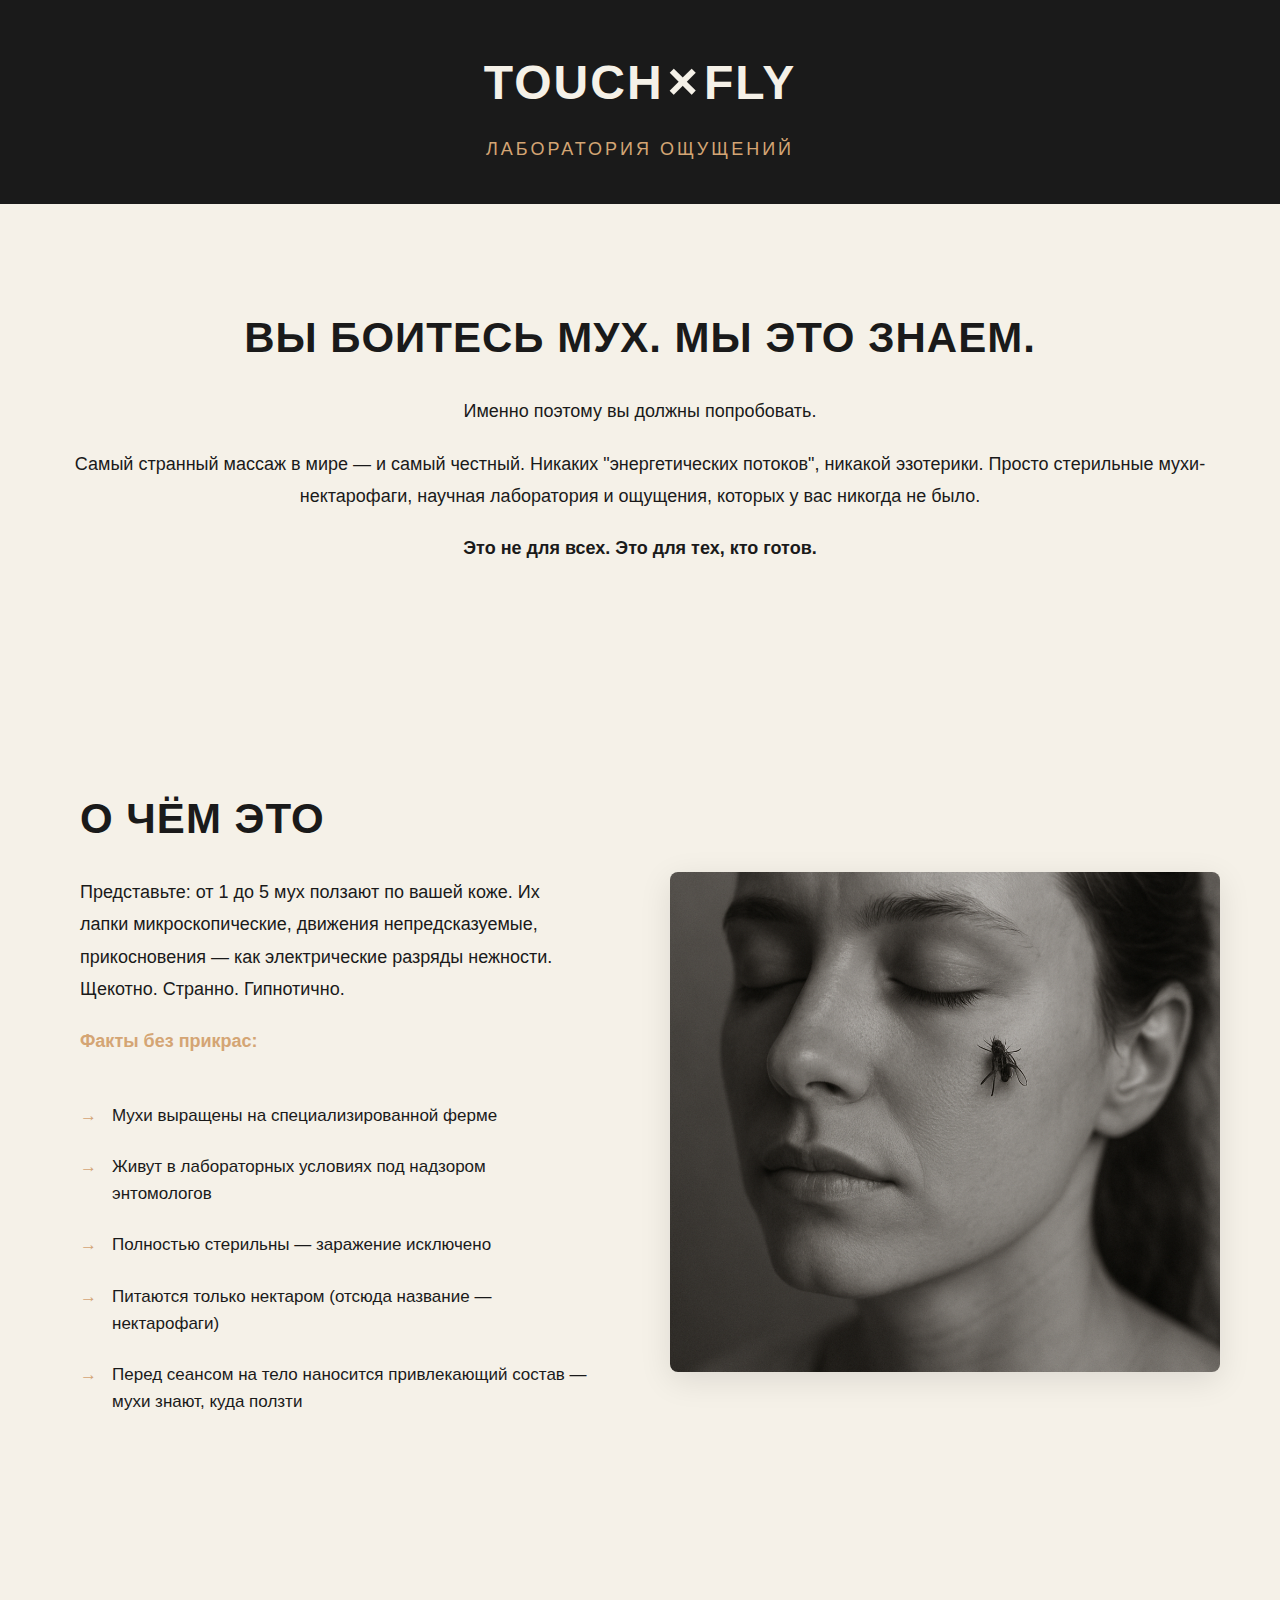
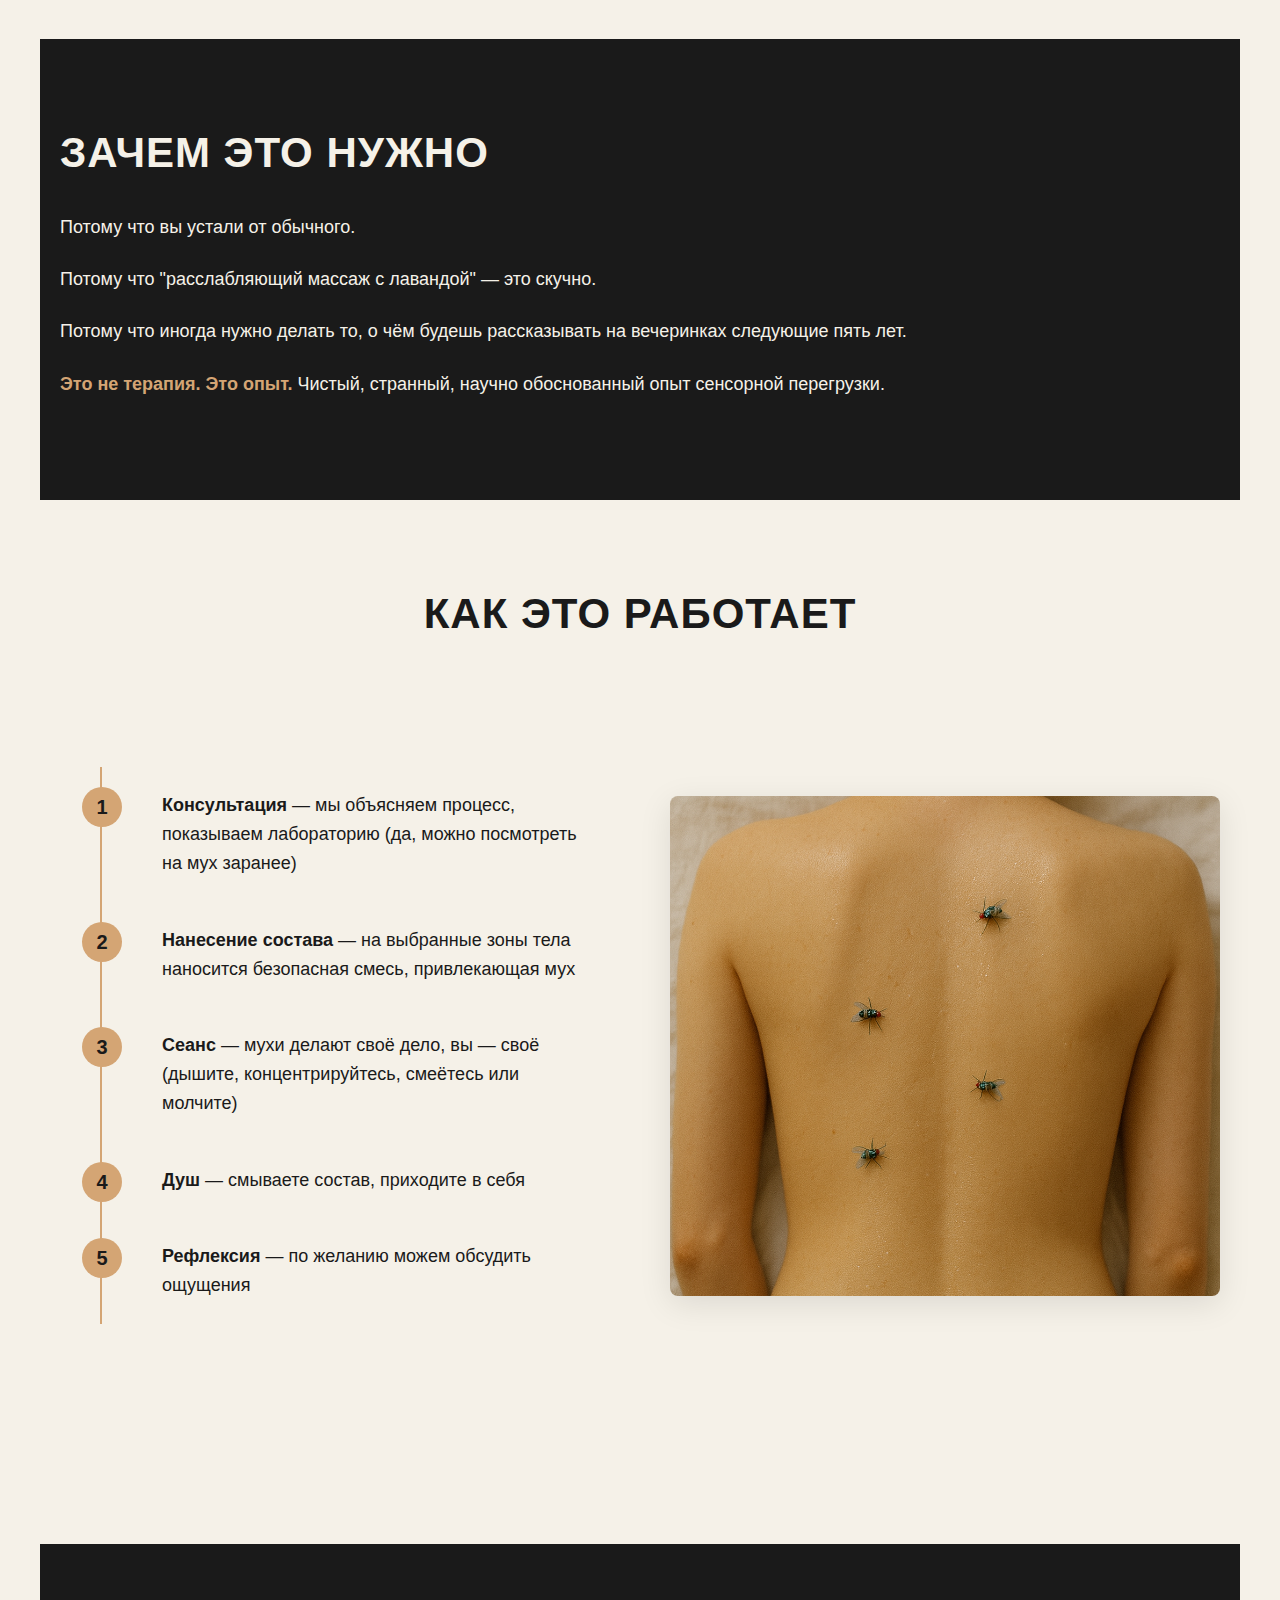
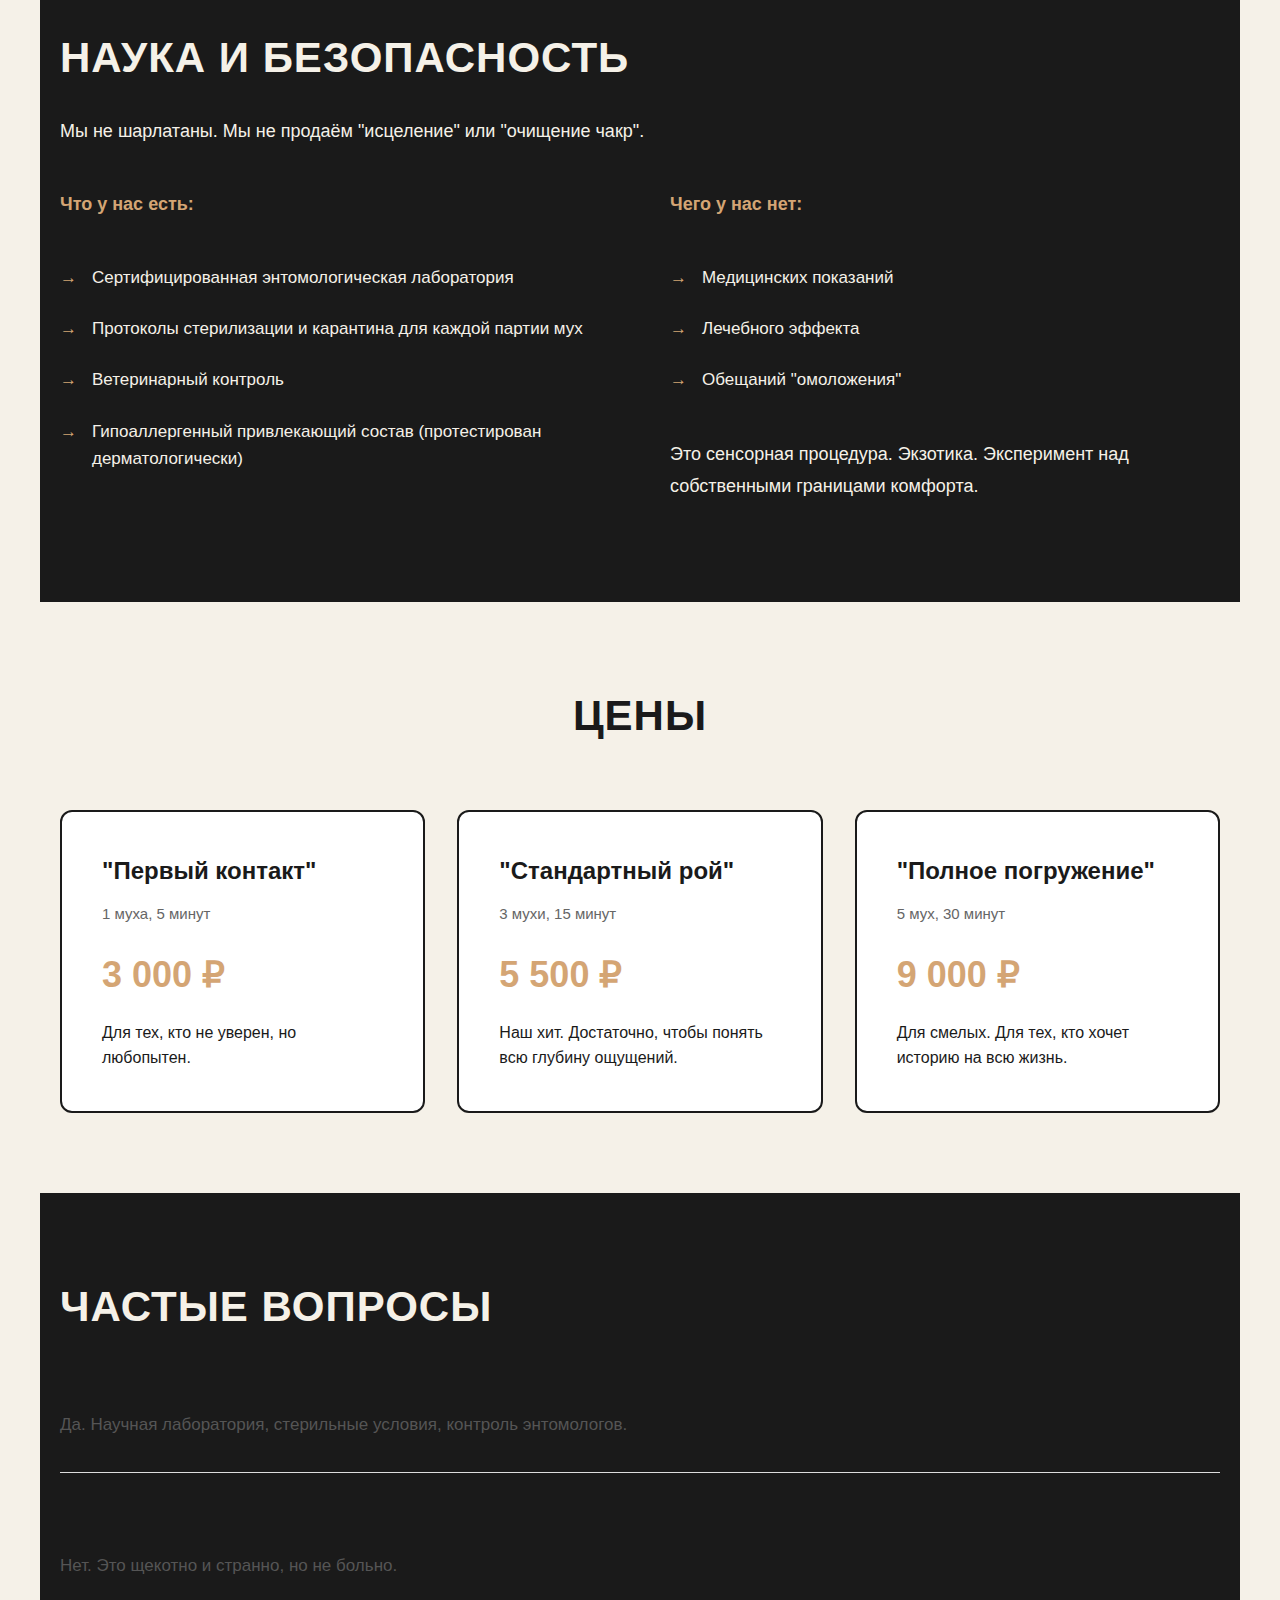
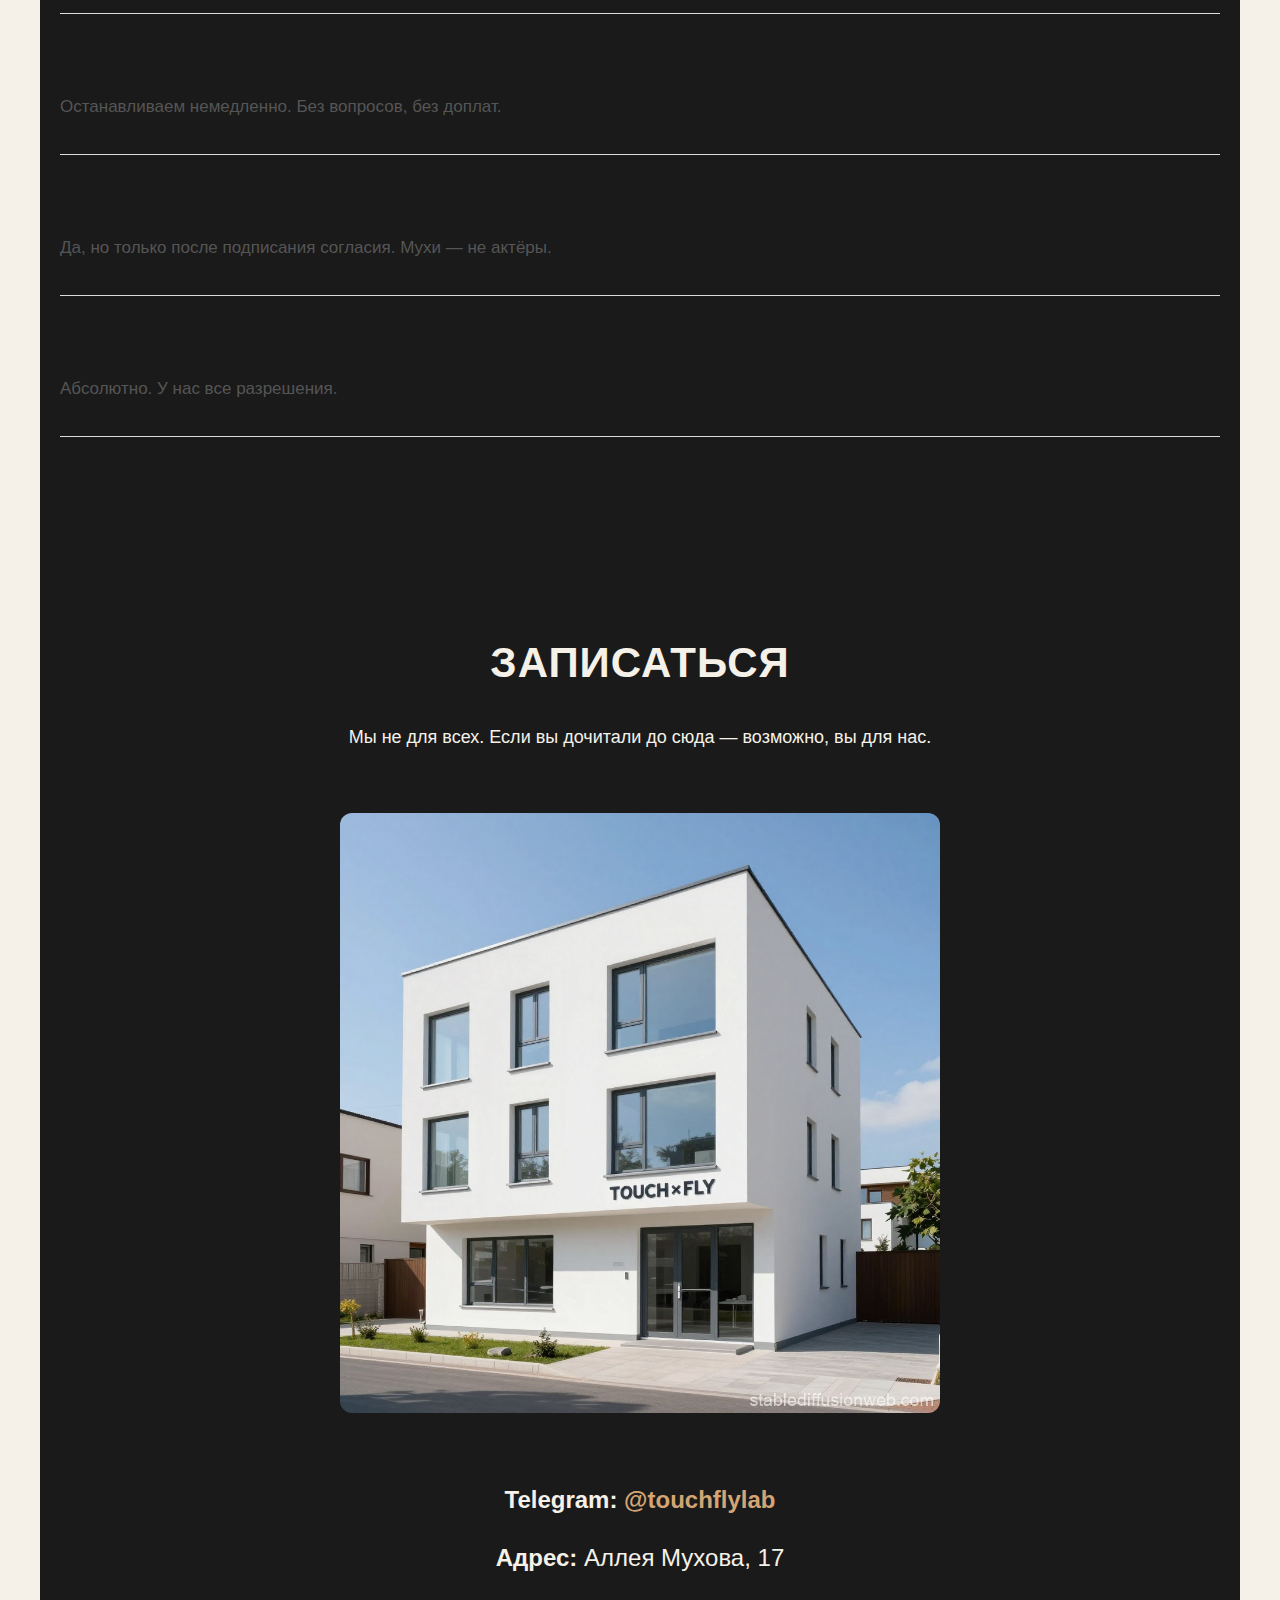
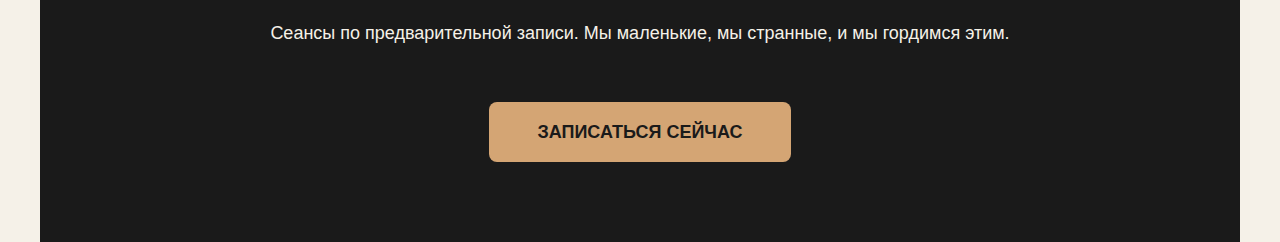
<file: touch-fly-website/index.html>
<!DOCTYPE html>
<html lang="ru">
<head>
    <meta charset="UTF-8">
    <meta name="viewport" content="width=device-width, initial-scale=1.0">
    <title>TOUCH×FLY — Лаборатория ощущений</title>
    <style>
        * {
            margin: 0;
            padding: 0;
            box-sizing: border-box;
        }

        body {
            font-family: -apple-system, BlinkMacSystemFont, 'Segoe UI', 'Helvetica Neue', Arial, sans-serif;
            background: #f5f1e8;
            color: #1a1a1a;
            line-height: 1.6;
            overflow-x: hidden;
        }

        /* Header and Logo */
        header {
            padding: 40px 20px;
            text-align: center;
            background: #1a1a1a;
            color: #f5f1e8;
        }

        .logo {
            font-size: 48px;
            font-weight: 700;
            letter-spacing: 2px;
            position: relative;
            display: inline-block;
            cursor: pointer;
        }

        .logo-touch {
            display: inline-block;
        }

        .logo-cross {
            display: inline-block;
            font-size: 52px;
            margin: 0 4px;
            transform-origin: center;
            animation: none;
        }

        .logo-cross.animate {
            animation: flyAroundExtended 4s cubic-bezier(0.4, 0, 0.2, 1) forwards;
        }

        .logo-fly {
            display: inline-block;
            position: relative;
        }

        @keyframes flyAroundExtended {
            0% {
                transform: translate(0, 0) rotate(0deg);
                opacity: 1;
            }
            15% {
                transform: translate(100px, -50px) rotate(90deg) scale(1.2);
                opacity: 1;
            }
            30% {
                transform: translate(120px, 30px) rotate(180deg) scale(1.3);
                opacity: 0.9;
            }
            45% {
                transform: translate(200px, -80px) rotate(270deg) scale(1.5);
                opacity: 0.7;
            }
            60% {
                transform: translate(300px, 100px) rotate(360deg) scale(1.8);
                opacity: 0.3;
            }
            75% {
                transform: translate(150px, -100px) rotate(450deg) scale(1.4);
                opacity: 0.6;
            }
            90% {
                transform: translate(50px, 20px) rotate(520deg) scale(1.1);
                opacity: 0.9;
            }
            100% {
                transform: translate(0, 0) rotate(720deg) scale(1);
                opacity: 1;
            }
        }

        .tagline {
            font-size: 18px;
            margin-top: 12px;
            letter-spacing: 3px;
            text-transform: uppercase;
            font-weight: 300;
            color: #d4a574;
        }

        /* Sections */
        section {
            max-width: 1200px;
            margin: 0 auto;
            padding: 80px 20px;
        }

        .section-hero {
            text-align: center;
            padding: 100px 20px;
        }

        .section-title {
            font-size: 42px;
            font-weight: 700;
            margin-bottom: 24px;
            letter-spacing: 1px;
        }

        .section-subtitle {
            font-size: 20px;
            color: #666;
            margin-bottom: 32px;
            font-weight: 300;
        }

        .section-text {
            font-size: 18px;
            line-height: 1.8;
            margin-bottom: 20px;
        }

        .highlight {
            color: #d4a574;
            font-weight: 600;
        }

        /* Image Sections */
        .image-section {
            display: grid;
            grid-template-columns: 1fr 1fr;
            gap: 60px;
            align-items: center;
            margin-bottom: 80px;
        }

        .image-section.reverse {
            direction: rtl;
        }

        .image-section.reverse > * {
            direction: ltr;
        }

        .section-image {
            width: 100%;
            height: 500px;
            object-fit: cover;
            border-radius: 8px;
            box-shadow: 0 8px 32px rgba(0, 0, 0, 0.1);
        }

        .section-content {
            padding: 20px;
        }

        /* Facts List */
        .facts-list {
            list-style: none;
            margin: 32px 0;
        }

        .facts-list li {
            padding: 12px 0;
            padding-left: 32px;
            position: relative;
            font-size: 17px;
        }

        .facts-list li:before {
            content: "→";
            position: absolute;
            left: 0;
            color: #d4a574;
            font-weight: 700;
        }

        /* Pricing */
        .pricing-grid {
            display: grid;
            grid-template-columns: repeat(auto-fit, minmax(300px, 1fr));
            gap: 32px;
            margin-top: 60px;
        }

        .price-card {
            background: white;
            padding: 40px;
            border-radius: 12px;
            border: 2px solid #1a1a1a;
            transition: transform 0.3s ease, box-shadow 0.3s ease;
        }

        .price-card:hover {
            transform: translateY(-8px);
            box-shadow: 0 16px 48px rgba(0, 0, 0, 0.15);
        }

        .price-title {
            font-size: 24px;
            font-weight: 700;
            margin-bottom: 12px;
        }

        .price-details {
            color: #666;
            margin-bottom: 20px;
            font-size: 15px;
        }

        .price-amount {
            font-size: 36px;
            font-weight: 700;
            color: #d4a574;
            margin-bottom: 16px;
        }

        /* Steps */
        .steps-list {
            counter-reset: step-counter;
            list-style: none;
            margin: 40px 0;
        }

        .steps-list li {
            counter-increment: step-counter;
            padding: 24px 0;
            padding-left: 60px;
            position: relative;
            font-size: 18px;
            border-left: 2px solid #d4a574;
            margin-left: 20px;
        }

        .steps-list li:before {
            content: counter(step-counter);
            position: absolute;
            left: -20px;
            top: 20px;
            background: #d4a574;
            color: #1a1a1a;
            width: 40px;
            height: 40px;
            border-radius: 50%;
            display: flex;
            align-items: center;
            justify-content: center;
            font-weight: 700;
            font-size: 20px;
        }

        /* FAQ */
        .faq-item {
            margin-bottom: 32px;
            padding-bottom: 32px;
            border-bottom: 1px solid #ddd;
        }

        .faq-question {
            font-size: 22px;
            font-weight: 600;
            margin-bottom: 12px;
            color: #1a1a1a;
        }

        .faq-answer {
            font-size: 17px;
            color: #555;
            line-height: 1.7;
        }

        /* Contact Section */
        .contact-section {
            background: #1a1a1a;
            color: #f5f1e8;
            padding: 80px 20px;
            text-align: center;
        }

        .contact-image {
            max-width: 600px;
            width: 100%;
            margin: 40px auto;
            border-radius: 12px;
        }

        .contact-info {
            font-size: 24px;
            margin: 20px 0;
        }

        .contact-link {
            color: #d4a574;
            text-decoration: none;
            font-weight: 600;
            transition: color 0.3s ease;
        }

        .contact-link:hover {
            color: #f5f1e8;
        }

        /* CTA Button */
        .cta-button {
            display: inline-block;
            padding: 16px 48px;
            background: #d4a574;
            color: #1a1a1a;
            font-size: 18px;
            font-weight: 700;
            text-decoration: none;
            border-radius: 8px;
            transition: background 0.3s ease, transform 0.3s ease;
            margin-top: 32px;
        }

        .cta-button:hover {
            background: #1a1a1a;
            color: #d4a574;
            transform: scale(1.05);
        }

        /* Dark Section */
        .dark-section {
            background: #1a1a1a;
            color: #f5f1e8;
        }

        .dark-section .section-text {
            color: #f5f1e8;
        }

        /* Responsive */
        @media (max-width: 768px) {
            .logo {
                font-size: 32px;
            }

            .section-title {
                font-size: 32px;
            }

            .image-section {
                grid-template-columns: 1fr;
                gap: 40px;
            }

            .pricing-grid {
                grid-template-columns: 1fr;
            }

            .steps-list li {
                padding-left: 40px;
            }
        }
    </style>
</head>
<body>
    <!-- Header -->
    <header>
        <div class="logo" id="logo">
            <span class="logo-touch">TOUCH</span><span class="logo-cross" id="cross">×</span><span class="logo-fly">FLY</span>
        </div>
        <div class="tagline">Лаборатория ощущений</div>
    </header>

    <!-- Hero Section -->
    <section class="section-hero">
        <h1 class="section-title">ВЫ БОИТЕСЬ МУХ. МЫ ЭТО ЗНАЕМ.</h1>
        <p class="section-text">Именно поэтому вы должны попробовать.</p>
        <p class="section-text">Самый странный массаж в мире — и самый честный. Никаких "энергетических потоков", никакой эзотерики. Просто стерильные мухи-нектарофаги, научная лаборатория и ощущения, которых у вас никогда не было.</p>
        <p class="section-text"><strong>Это не для всех. Это для тех, кто готов.</strong></p>
    </section>

    <!-- Fear Section with Image -->
    <section>
        <div class="image-section">
            <div class="section-content">
                <h2 class="section-title">О ЧЁМ ЭТО</h2>
                <p class="section-text">Представьте: от 1 до 5 мух ползают по вашей коже. Их лапки микроскопические, движения непредсказуемые, прикосновения — как электрические разряды нежности. Щекотно. Странно. Гипнотично.</p>
                <p class="section-text"><strong class="highlight">Факты без прикрас:</strong></p>
                <ul class="facts-list">
                    <li>Мухи выращены на специализированной ферме</li>
                    <li>Живут в лабораторных условиях под надзором энтомологов</li>
                    <li>Полностью стерильны — заражение исключено</li>
                    <li>Питаются только нектаром (отсюда название — нектарофаги)</li>
                    <li>Перед сеансом на тело наносится привлекающий состав — мухи знают, куда ползти</li>
                </ul>
            </div>
            <img src="public/images/face-with-fly.png" alt="Лицо с мухой" class="section-image">
        </div>
    </section>

    <!-- Why Section -->
    <section class="dark-section">
        <h2 class="section-title">ЗАЧЕМ ЭТО НУЖНО</h2>
        <p class="section-text">Потому что вы устали от обычного.</p>
        <p class="section-text">Потому что "расслабляющий массаж с лавандой" — это скучно.</p>
        <p class="section-text">Потому что иногда нужно делать то, о чём будешь рассказывать на вечеринках следующие пять лет.</p>
        <p class="section-text"><strong class="highlight">Это не терапия. Это опыт.</strong> Чистый, странный, научно обоснованный опыт сенсорной перегрузки.</p>
    </section>

    <!-- How It Works Section with Image -->
    <section>
        <h2 class="section-title" style="text-align: center; margin-bottom: 60px;">КАК ЭТО РАБОТАЕТ</h2>
        <div class="image-section reverse">
            <img src="public/images/massage-with-flies.png" alt="Массаж с мухами" class="section-image">
            <div class="section-content">
                <ol class="steps-list">
                    <li><strong>Консультация</strong> — мы объясняем процесс, показываем лабораторию (да, можно посмотреть на мух заранее)</li>
                    <li><strong>Нанесение состава</strong> — на выбранные зоны тела наносится безопасная смесь, привлекающая мух</li>
                    <li><strong>Сеанс</strong> — мухи делают своё дело, вы — своё (дышите, концентрируйтесь, смеётесь или молчите)</li>
                    <li><strong>Душ</strong> — смываете состав, приходите в себя</li>
                    <li><strong>Рефлексия</strong> — по желанию можем обсудить ощущения</li>
                </ol>
            </div>
        </div>
    </section>

    <!-- Science Section -->
    <section class="dark-section">
        <h2 class="section-title">НАУКА И БЕЗОПАСНОСТЬ</h2>
        <p class="section-text">Мы не шарлатаны. Мы не продаём "исцеление" или "очищение чакр".</p>
        <div style="display: grid; grid-template-columns: 1fr 1fr; gap: 60px; margin-top: 40px;">
            <div>
                <p class="section-text"><strong class="highlight">Что у нас есть:</strong></p>
                <ul class="facts-list">
                    <li>Сертифицированная энтомологическая лаборатория</li>
                    <li>Протоколы стерилизации и карантина для каждой партии мух</li>
                    <li>Ветеринарный контроль</li>
                    <li>Гипоаллергенный привлекающий состав (протестирован дерматологически)</li>
                </ul>
            </div>
            <div>
                <p class="section-text"><strong class="highlight">Чего у нас нет:</strong></p>
                <ul class="facts-list">
                    <li>Медицинских показаний</li>
                    <li>Лечебного эффекта</li>
                    <li>Обещаний "омоложения"</li>
                </ul>
                <p class="section-text" style="margin-top: 20px;">Это сенсорная процедура. Экзотика. Эксперимент над собственными границами комфорта.</p>
            </div>
        </div>
    </section>

    <!-- Pricing Section -->
    <section>
        <h2 class="section-title" style="text-align: center;">ЦЕНЫ</h2>
        <div class="pricing-grid">
            <div class="price-card">
                <div class="price-title">"Первый контакт"</div>
                <div class="price-details">1 муха, 5 минут</div>
                <div class="price-amount">3 000 ₽</div>
                <p>Для тех, кто не уверен, но любопытен.</p>
            </div>
            <div class="price-card">
                <div class="price-title">"Стандартный рой"</div>
                <div class="price-details">3 мухи, 15 минут</div>
                <div class="price-amount">5 500 ₽</div>
                <p>Наш хит. Достаточно, чтобы понять всю глубину ощущений.</p>
            </div>
            <div class="price-card">
                <div class="price-title">"Полное погружение"</div>
                <div class="price-details">5 мух, 30 минут</div>
                <div class="price-amount">9 000 ₽</div>
                <p>Для смелых. Для тех, кто хочет историю на всю жизнь.</p>
            </div>
        </div>
    </section>

    <!-- FAQ Section -->
    <section class="dark-section">
        <h2 class="section-title">ЧАСТЫЕ ВОПРОСЫ</h2>
        <div class="faq-item">
            <div class="faq-question">Это безопасно?</div>
            <div class="faq-answer">Да. Научная лаборатория, стерильные условия, контроль энтомологов.</div>
        </div>
        <div class="faq-item">
            <div class="faq-question">Это больно?</div>
            <div class="faq-answer">Нет. Это щекотно и странно, но не больно.</div>
        </div>
        <div class="faq-item">
            <div class="faq-question">А если я передумаю во время сеанса?</div>
            <div class="faq-answer">Останавливаем немедленно. Без вопросов, без доплат.</div>
        </div>
        <div class="faq-item">
            <div class="faq-question">Можно сфотографировать?</div>
            <div class="faq-answer">Да, но только после подписания согласия. Мухи — не актёры.</div>
        </div>
        <div class="faq-item">
            <div class="faq-question">Это легально?</div>
            <div class="faq-answer">Абсолютно. У нас все разрешения.</div>
        </div>
    </section>

    <!-- Contact Section -->
    <section class="contact-section">
        <h2 class="section-title">ЗАПИСАТЬСЯ</h2>
        <p class="section-text">Мы не для всех. Если вы дочитали до сюда — возможно, вы для нас.</p>
        <img src="public/images/location.png" alt="Локация TOUCH×FLY" class="contact-image">
        <div class="contact-info">
            <strong>Telegram:</strong> <a href="https://t.me/touchflylab" class="contact-link">@touchflylab</a>
        </div>
        <div class="contact-info">
            <strong>Адрес:</strong> Аллея Мухова, 17
        </div>
        <p class="section-text" style="margin-top: 40px;">Сеансы по предварительной записи. Мы маленькие, мы странные, и мы гордимся этим.</p>
        <a href="https://t.me/touchflylab" class="cta-button">ЗАПИСАТЬСЯ СЕЙЧАС</a>
    </section>

    <!-- JavaScript for Animation -->
    <script>
        // Trigger animation on page load
        window.addEventListener('load', function() {
            const cross = document.getElementById('cross');
            cross.classList.add('animate');
        });

        // Trigger animation on logo hover
        const logo = document.getElementById('logo');
        const cross = document.getElementById('cross');
        
        logo.addEventListener('mouseenter', function() {
            cross.classList.remove('animate');
            // Force reflow to restart animation
            void cross.offsetWidth;
            cross.classList.add('animate');
        });
    </script>
</body>
</html>
</file>
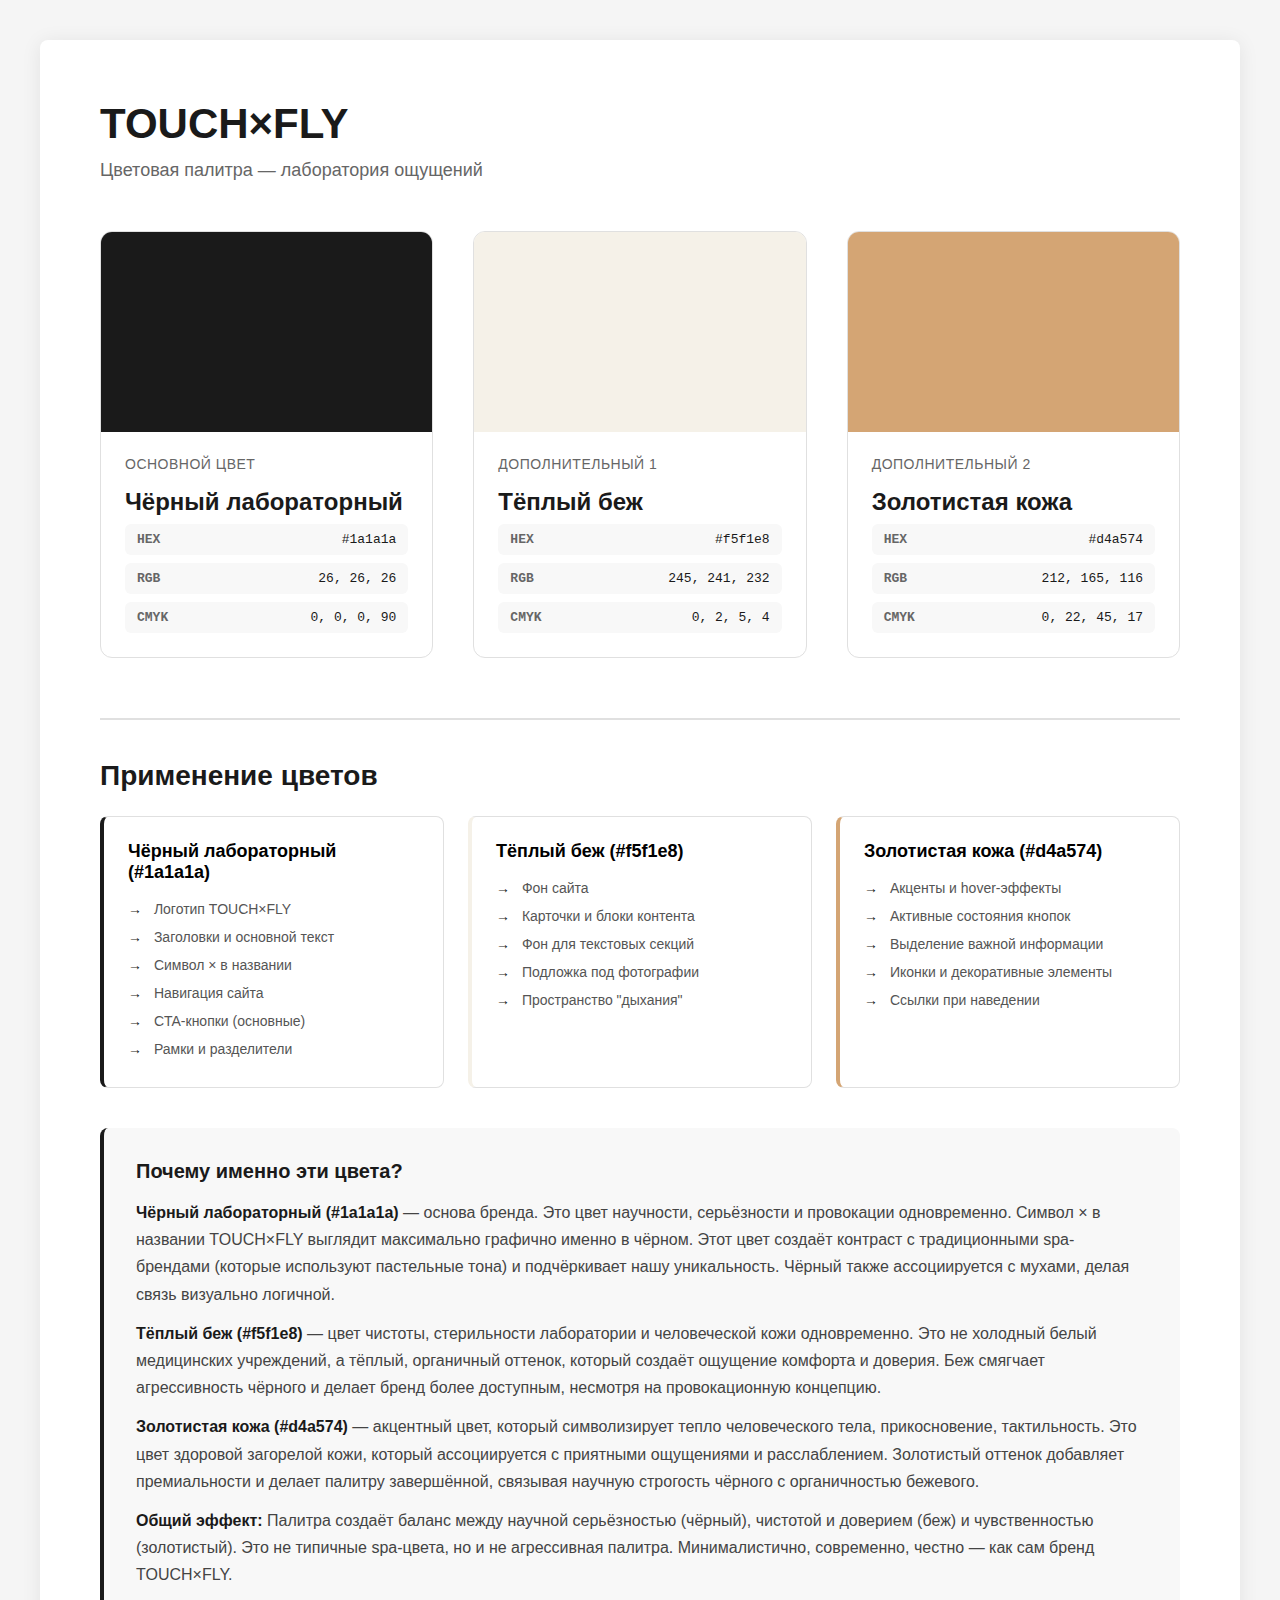
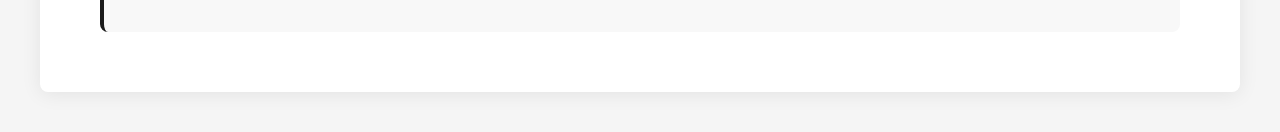
<file: color_palette_touchfly.html>
<!DOCTYPE html>
<html lang="ru">
<head>
    <meta charset="UTF-8">
    <meta name="viewport" content="width=device-width, initial-scale=1.0">
    <title>Цветовая палитра TOUCH×FLY</title>
    <style>
        * {
            margin: 0;
            padding: 0;
            box-sizing: border-box;
        }
        
        body {
            font-family: -apple-system, BlinkMacSystemFont, 'Segoe UI', sans-serif;
            background: #f5f5f5;
            padding: 40px 20px;
        }
        
        .container {
            max-width: 1200px;
            margin: 0 auto;
            background: white;
            padding: 60px;
            border-radius: 8px;
            box-shadow: 0 2px 20px rgba(0,0,0,0.08);
        }
        
        h1 {
            font-size: 42px;
            font-weight: 700;
            margin-bottom: 12px;
            color: #1a1a1a;
        }
        
        .subtitle {
            font-size: 18px;
            color: #666;
            margin-bottom: 50px;
        }
        
        .palette-grid {
            display: grid;
            grid-template-columns: repeat(auto-fit, minmax(300px, 1fr));
            gap: 40px;
            margin-bottom: 60px;
        }
        
        .color-card {
            border: 1px solid #e0e0e0;
            border-radius: 12px;
            overflow: hidden;
            transition: transform 0.3s ease, box-shadow 0.3s ease;
        }
        
        .color-card:hover {
            transform: translateY(-4px);
            box-shadow: 0 8px 24px rgba(0,0,0,0.12);
        }
        
        .color-swatch {
            height: 200px;
            width: 100%;
            position: relative;
        }
        
        .color-info {
            padding: 24px;
        }
        
        .color-name {
            font-size: 24px;
            font-weight: 600;
            margin-bottom: 8px;
            color: #1a1a1a;
        }
        
        .color-role {
            font-size: 14px;
            color: #666;
            margin-bottom: 16px;
            text-transform: uppercase;
            letter-spacing: 0.5px;
        }
        
        .color-codes {
            display: flex;
            flex-direction: column;
            gap: 8px;
        }
        
        .color-code {
            display: flex;
            justify-content: space-between;
            align-items: center;
            padding: 8px 12px;
            background: #f8f8f8;
            border-radius: 6px;
            font-family: 'Courier New', monospace;
            font-size: 13px;
        }
        
        .color-code-label {
            color: #666;
            font-weight: 600;
        }
        
        .color-code-value {
            color: #1a1a1a;
        }
        
        .usage-section {
            margin-top: 60px;
            padding-top: 40px;
            border-top: 2px solid #e0e0e0;
        }
        
        .usage-title {
            font-size: 28px;
            font-weight: 600;
            margin-bottom: 24px;
            color: #1a1a1a;
        }
        
        .usage-grid {
            display: grid;
            grid-template-columns: repeat(auto-fit, minmax(280px, 1fr));
            gap: 24px;
        }
        
        .usage-card {
            padding: 24px;
            border-radius: 8px;
            border: 1px solid #e0e0e0;
        }
        
        .usage-card h3 {
            font-size: 18px;
            font-weight: 600;
            margin-bottom: 12px;
        }
        
        .usage-card ul {
            list-style: none;
            padding-left: 0;
        }
        
        .usage-card li {
            padding: 6px 0;
            color: #555;
            font-size: 14px;
        }
        
        .usage-card li:before {
            content: "→ ";
            color: #1a1a1a;
            font-weight: 600;
            margin-right: 8px;
        }
        
        .reasoning {
            margin-top: 40px;
            padding: 32px;
            background: #f8f8f8;
            border-radius: 8px;
            border-left: 4px solid #1a1a1a;
        }
        
        .reasoning h3 {
            font-size: 20px;
            font-weight: 600;
            margin-bottom: 16px;
            color: #1a1a1a;
        }
        
        .reasoning p {
            line-height: 1.7;
            color: #444;
            margin-bottom: 12px;
        }
        
        .reasoning strong {
            color: #1a1a1a;
        }
    </style>
</head>
<body>
    <div class="container">
        <h1>TOUCH×FLY</h1>
        <p class="subtitle">Цветовая палитра — лаборатория ощущений</p>
        
        <div class="palette-grid">
            <!-- Основной цвет -->
            <div class="color-card">
                <div class="color-swatch" style="background: #1a1a1a;"></div>
                <div class="color-info">
                    <div class="color-role">Основной цвет</div>
                    <div class="color-name">Чёрный лабораторный</div>
                    <div class="color-codes">
                        <div class="color-code">
                            <span class="color-code-label">HEX</span>
                            <span class="color-code-value">#1a1a1a</span>
                        </div>
                        <div class="color-code">
                            <span class="color-code-label">RGB</span>
                            <span class="color-code-value">26, 26, 26</span>
                        </div>
                        <div class="color-code">
                            <span class="color-code-label">CMYK</span>
                            <span class="color-code-value">0, 0, 0, 90</span>
                        </div>
                    </div>
                </div>
            </div>
            
            <!-- Дополнительный 1 -->
            <div class="color-card">
                <div class="color-swatch" style="background: #f5f1e8;"></div>
                <div class="color-info">
                    <div class="color-role">Дополнительный 1</div>
                    <div class="color-name">Тёплый беж</div>
                    <div class="color-codes">
                        <div class="color-code">
                            <span class="color-code-label">HEX</span>
                            <span class="color-code-value">#f5f1e8</span>
                        </div>
                        <div class="color-code">
                            <span class="color-code-label">RGB</span>
                            <span class="color-code-value">245, 241, 232</span>
                        </div>
                        <div class="color-code">
                            <span class="color-code-label">CMYK</span>
                            <span class="color-code-value">0, 2, 5, 4</span>
                        </div>
                    </div>
                </div>
            </div>
            
            <!-- Дополнительный 2 -->
            <div class="color-card">
                <div class="color-swatch" style="background: #d4a574;"></div>
                <div class="color-info">
                    <div class="color-role">Дополнительный 2</div>
                    <div class="color-name">Золотистая кожа</div>
                    <div class="color-codes">
                        <div class="color-code">
                            <span class="color-code-label">HEX</span>
                            <span class="color-code-value">#d4a574</span>
                        </div>
                        <div class="color-code">
                            <span class="color-code-label">RGB</span>
                            <span class="color-code-value">212, 165, 116</span>
                        </div>
                        <div class="color-code">
                            <span class="color-code-label">CMYK</span>
                            <span class="color-code-value">0, 22, 45, 17</span>
                        </div>
                    </div>
                </div>
            </div>
        </div>
        
        <div class="usage-section">
            <div class="usage-title">Применение цветов</div>
            <div class="usage-grid">
                <div class="usage-card" style="border-left: 4px solid #1a1a1a;">
                    <h3>Чёрный лабораторный (#1a1a1a)</h3>
                    <ul>
                        <li>Логотип TOUCH×FLY</li>
                        <li>Заголовки и основной текст</li>
                        <li>Символ × в названии</li>
                        <li>Навигация сайта</li>
                        <li>CTA-кнопки (основные)</li>
                        <li>Рамки и разделители</li>
                    </ul>
                </div>
                
                <div class="usage-card" style="border-left: 4px solid #f5f1e8;">
                    <h3>Тёплый беж (#f5f1e8)</h3>
                    <ul>
                        <li>Фон сайта</li>
                        <li>Карточки и блоки контента</li>
                        <li>Фон для текстовых секций</li>
                        <li>Подложка под фотографии</li>
                        <li>Пространство "дыхания"</li>
                    </ul>
                </div>
                
                <div class="usage-card" style="border-left: 4px solid #d4a574;">
                    <h3>Золотистая кожа (#d4a574)</h3>
                    <ul>
                        <li>Акценты и hover-эффекты</li>
                        <li>Активные состояния кнопок</li>
                        <li>Выделение важной информации</li>
                        <li>Иконки и декоративные элементы</li>
                        <li>Ссылки при наведении</li>
                    </ul>
                </div>
            </div>
        </div>
        
        <div class="reasoning">
            <h3>Почему именно эти цвета?</h3>
            
            <p><strong>Чёрный лабораторный (#1a1a1a)</strong> — основа бренда. Это цвет научности, серьёзности и провокации одновременно. Символ × в названии TOUCH×FLY выглядит максимально графично именно в чёрном. Этот цвет создаёт контраст с традиционными spa-брендами (которые используют пастельные тона) и подчёркивает нашу уникальность. Чёрный также ассоциируется с мухами, делая связь визуально логичной.</p>
            
            <p><strong>Тёплый беж (#f5f1e8)</strong> — цвет чистоты, стерильности лаборатории и человеческой кожи одновременно. Это не холодный белый медицинских учреждений, а тёплый, органичный оттенок, который создаёт ощущение комфорта и доверия. Беж смягчает агрессивность чёрного и делает бренд более доступным, несмотря на провокационную концепцию.</p>
            
            <p><strong>Золотистая кожа (#d4a574)</strong> — акцентный цвет, который символизирует тепло человеческого тела, прикосновение, тактильность. Это цвет здоровой загорелой кожи, который ассоциируется с приятными ощущениями и расслаблением. Золотистый оттенок добавляет премиальности и делает палитру завершённой, связывая научную строгость чёрного с органичностью бежевого.</p>
            
            <p><strong>Общий эффект:</strong> Палитра создаёт баланс между научной серьёзностью (чёрный), чистотой и доверием (беж) и чувственностью (золотистый). Это не типичные spa-цвета, но и не агрессивная палитра. Минималистично, современно, честно — как сам бренд TOUCH×FLY.</p>
        </div>
    </div>
</body>
</html>
</file>
